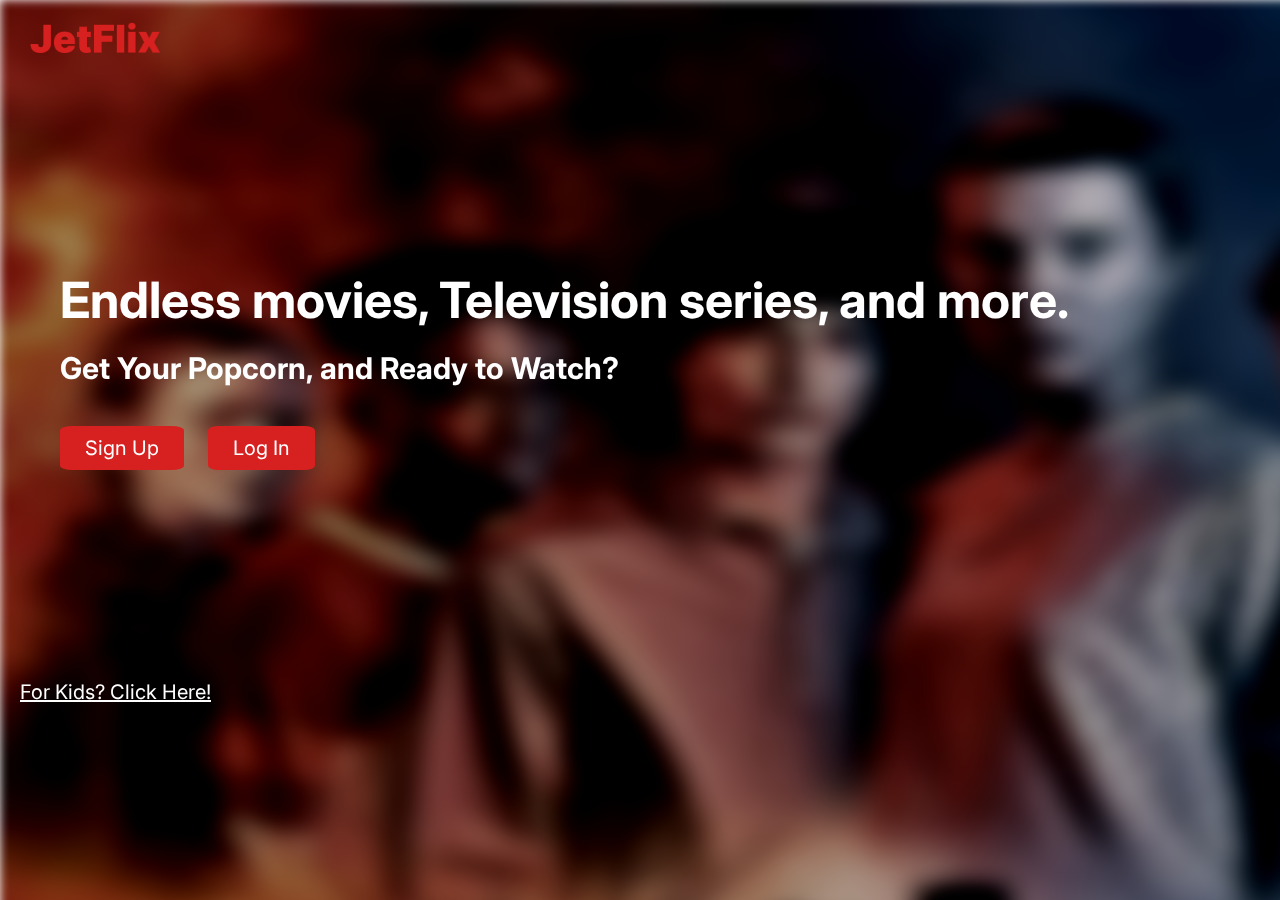
<file: index.html>
<!DOCTYPE html>
<html lang="en">
<head>
    <meta charset="UTF-8">
    <meta http-equiv="X-UA-Compatible" content="IE=edge">
    <meta name="viewport" content="width=device-width, initial-scale=1.0">
    <title>Home Page</title>
    <link rel="stylesheet" href="index.css">
    <link rel="preconnect" href="https://fonts.googleapis.com">
    <link rel="preconnect" href="https://fonts.googleapis.com">
    <link rel="preconnect" href="https://fonts.gstatic.com" crossorigin>
    <link href="https://fonts.googleapis.com/css2?family=Inter:wght@400;800&display=swap" rel="stylesheet">
</head>
<body>
        <div class="bg"><img src="assets/homepage/strangers.png" alt=""></div>
        

        <header>
            <div class="navkiri">
                <a href="index.html"><img src="assets/header/logo.png" alt=""></a>
            </div>
        </header>
    
        <div class="content">
            <div class="box">
                <h2>Endless movies, Television series, and more.</h2>
                <h3>Get Your Popcorn, and Ready to Watch?</h3>
                <button onclick="location.href='signup.html'">Sign Up</button>
                <button onclick="location.href='login.html'">Log In</button>
            </div>
        </div>

        <div class="kids"><a href="signup.html">For Kids? Click Here!</a></div>

</body>
</html>
</file>
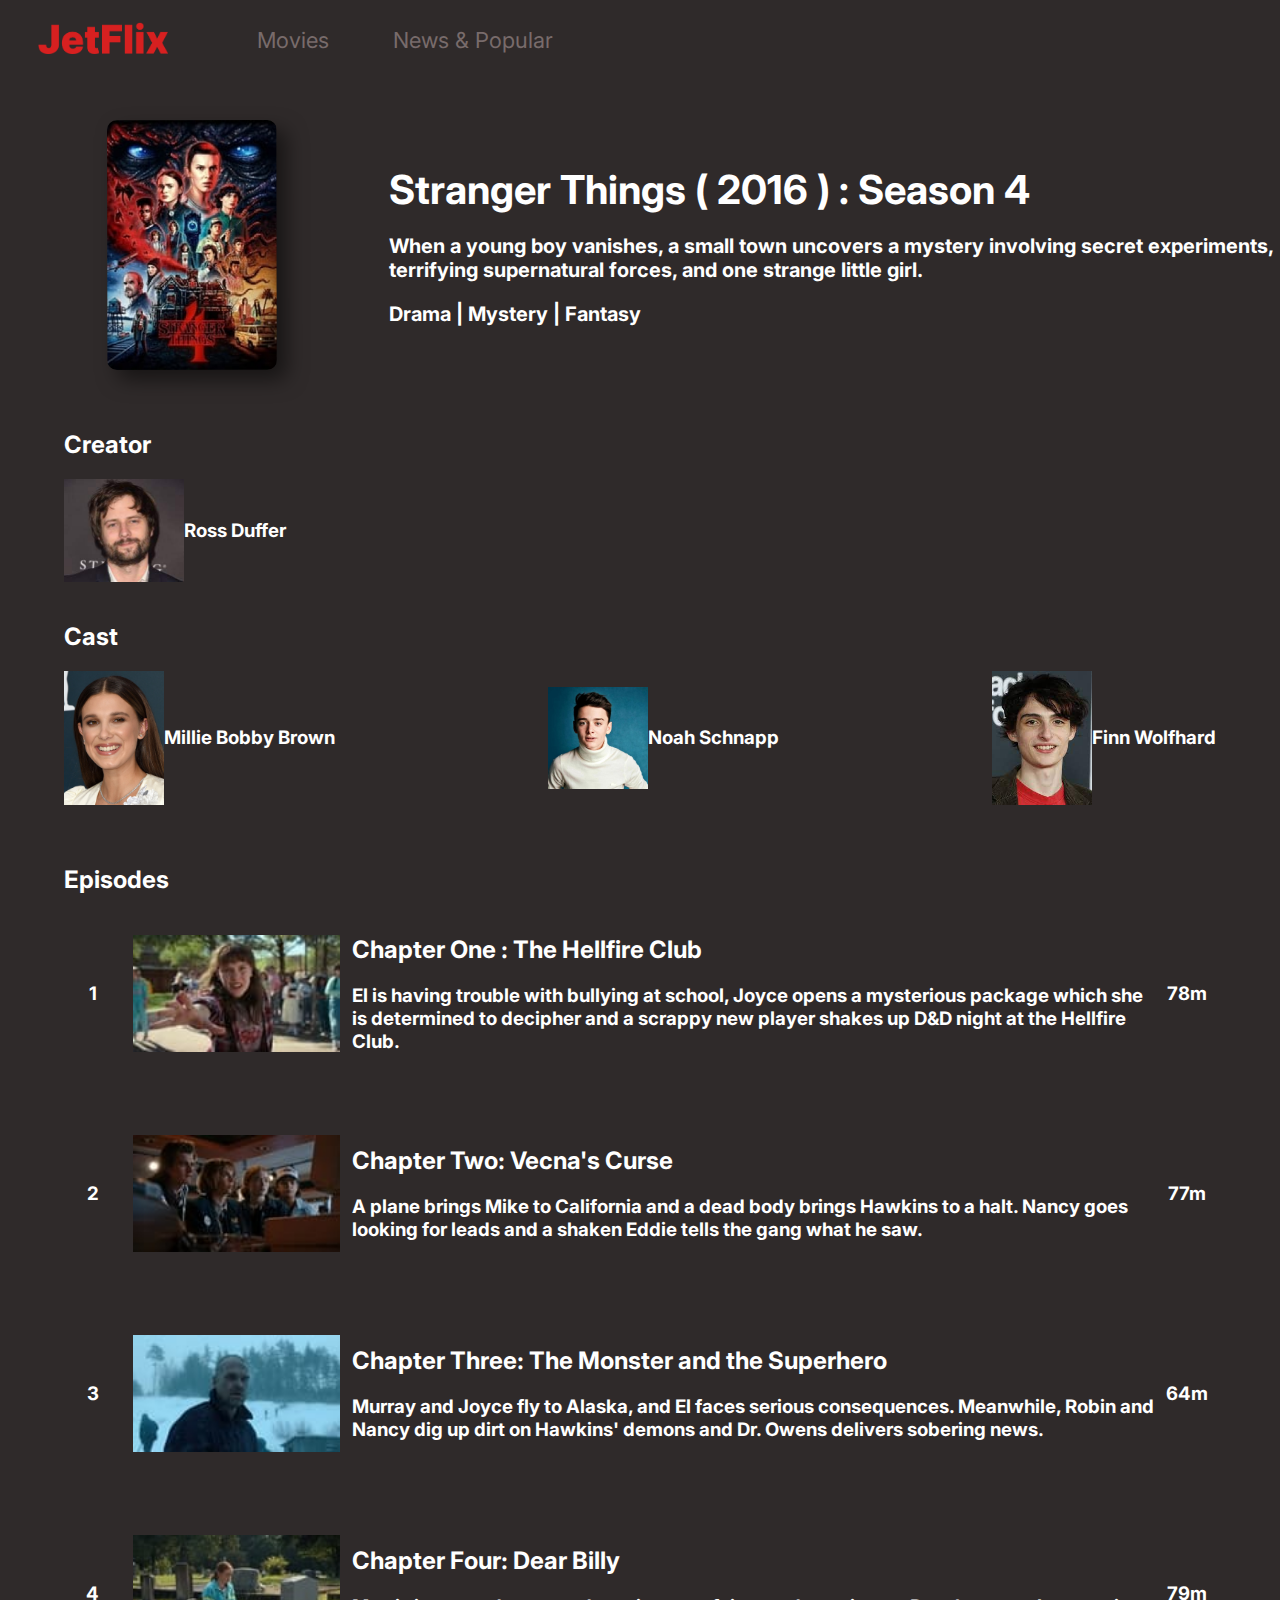
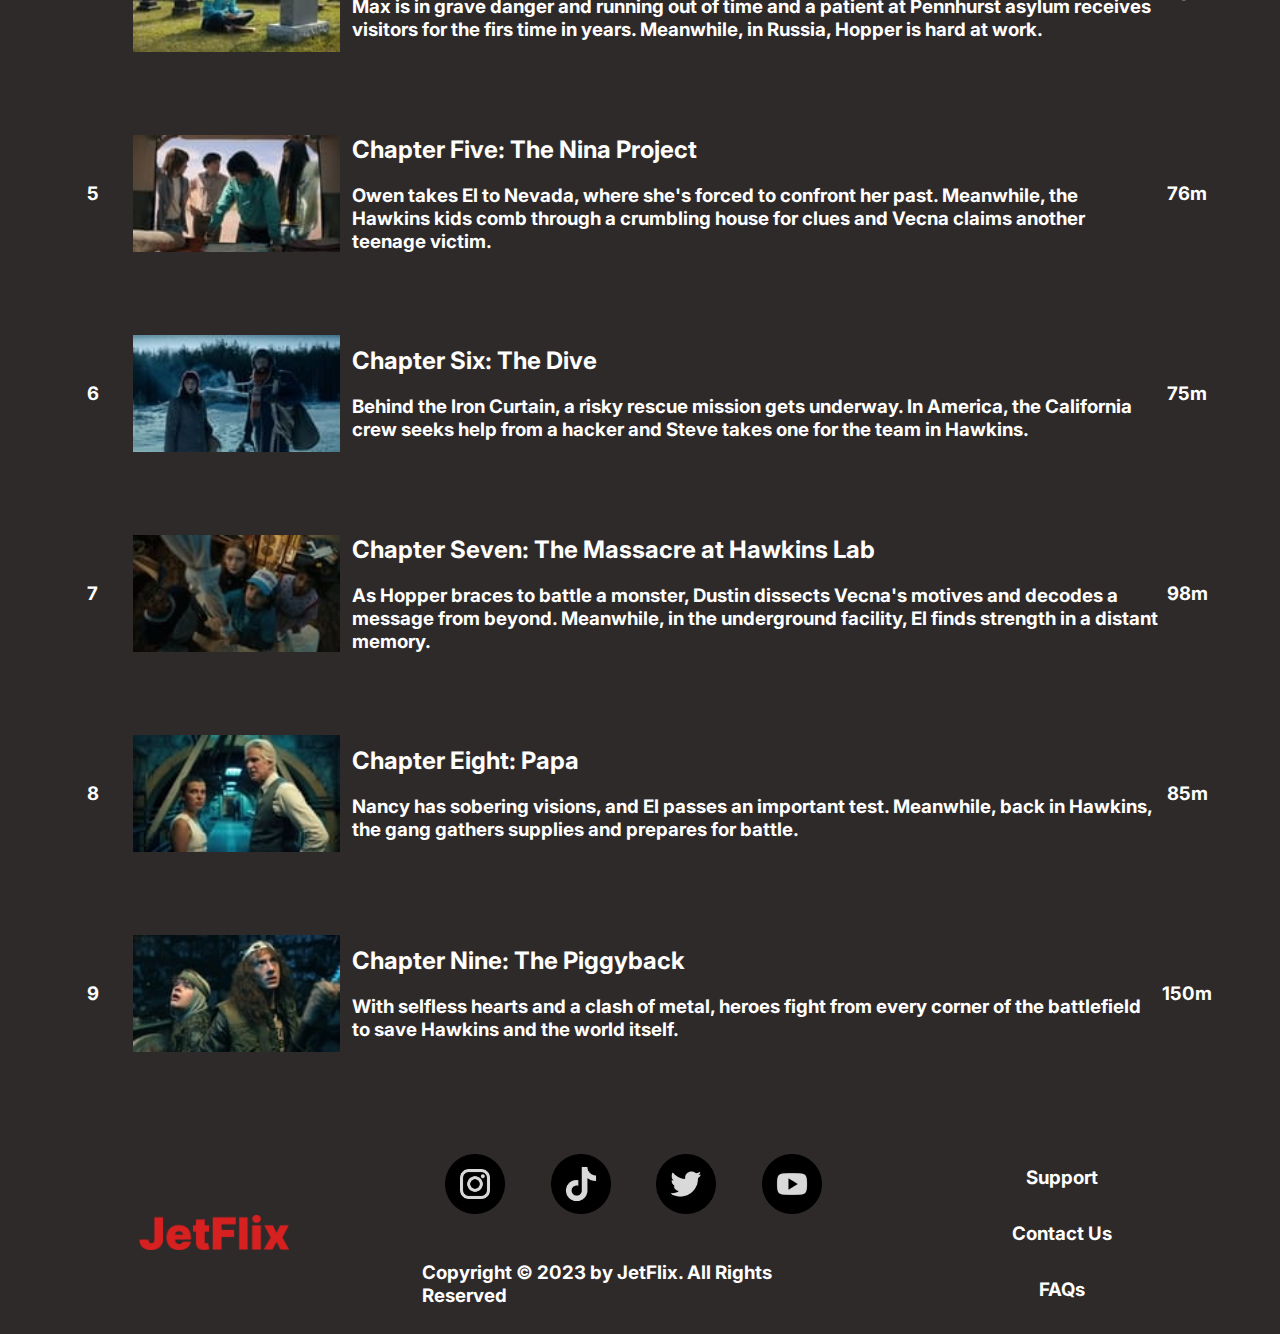
<file: detail.html>
<!DOCTYPE html>
<html lang="en">
<head>
    <meta charset="UTF-8">
    <meta http-equiv="X-UA-Compatible" content="IE=edge">
    <meta name="viewport" content="width=device-width, initial-scale=1.0">
    <title>Detail</title>
    <link rel="stylesheet" href="detail.css">
    <link rel="preconnect" href="https://fonts.googleapis.com">
    <link rel="preconnect" href="https://fonts.googleapis.com">
    <link rel="preconnect" href="https://fonts.gstatic.com" crossorigin>
    <link href="https://fonts.googleapis.com/css2?family=Inter:wght@400;800&display=swap" rel="stylesheet">
</head>
<body>
    <header>
        <div class="navkiri">
            <a href="index.html"><img src="assets/header/logo.png" alt=""></a>
        </div>
        <div class="navmovie"><a href="movie.html">Movies</a></div>
        <div class="navnews"><a href="news.html">News & Popular</a></div>
    </header>
    
    <div class="container">

            <div class="detail">
                <div class="detailkiri">
                <img src="assets/detailpage/stranger4.png" alt="">
                </div>

                <div class="detailkanan">
                    <h2>Stranger Things ( 2016 ) : Season 4</h2>
                    <br>
                    <h3>When a young boy vanishes, a small town uncovers a mystery involving secret experiments, terrifying supernatural forces, and one strange little girl.</h3>
                    <br>
                    <h3>Drama | Mystery | Fantasy</h3>
                </div>
            </div>

            <br><br>

            <div class="people">
                <h2>Creator</h2>
                <br>
                <div class="creator">
                    <img src="assets/detailpage/rossduffer.jpeg" alt=""><h3>Ross Duffer</h3>
                </div>

                <br><br>

                <h2>Cast</h2>
                <br>
                <div class="castbox">
                    <div class="cast">
                        <img src="assets/detailpage/millie.jpg" alt=""><h3>Millie Bobby Brown</h3>
                    </div>
                    <div class="cast">
                        <img src="assets/detailpage/noah.jpg" alt=""><h3>Noah Schnapp</h3>
                    </div>
                    <div class="cast">
                        <img src="assets/detailpage/finn.jpeg" alt=""><h3>Finn Wolfhard</h3>
                    </div>
                </div>
                <br>
                <br>
            </div>

            <div class="episode">
                <h2>Episodes</h2>
                <div class="boxepisode">
                    <div class="nomor">
                        <h3>1</h3>
                    </div>
                    <div class="gambar">
                        <img src="assets/detailpage/1.jpg" alt="">
                    </div>
                    <div class="deskripsi">
                        <h2>Chapter One : The Hellfire Club</h2><br>
                        <h3>El is having trouble with bullying at school, Joyce opens a mysterious package which she is determined to decipher and a scrappy new player shakes up D&D night at the Hellfire Club.</h3>
                    </div>
                    <div class="waktu">
                        <h3>78m</h3>
                    </div>
                </div>

                <div class="boxepisode">
                    <div class="nomor">
                        <h3>2</h3>
                    </div>
                    <div class="gambar">
                        <img src="assets/detailpage/2.jpg" alt="">
                    </div>
                    <div class="deskripsi">
                        <h2>Chapter Two: Vecna's Curse</h2><br>
                        <h3>A plane brings Mike to California and a dead body brings Hawkins to a halt. Nancy goes looking for leads and a shaken Eddie tells the gang what he saw.</h3>
                    </div>
                    <div class="waktu">
                        <h3>77m</h3>
                    </div>
                </div>

                <div class="boxepisode">
                    <div class="nomor">
                        <h3>3</h3>
                    </div>
                    <div class="gambar">
                        <img src="assets/detailpage/3.jpg" alt="">
                    </div>
                    <div class="deskripsi">
                        <h2>Chapter Three: The Monster and the Superhero</h2><br>
                        <h3>Murray and Joyce fly to Alaska, and El faces serious consequences. Meanwhile, Robin and Nancy dig up dirt on Hawkins' demons and Dr. Owens delivers sobering news.</h3>
                    </div>
                    <div class="waktu">
                        <h3>64m</h3>
                    </div>
                </div>

                <div class="boxepisode">
                    <div class="nomor">
                        <h3>4</h3>
                    </div>
                    <div class="gambar">
                        <img src="assets/detailpage/4.jpg" alt="">
                    </div>
                    <div class="deskripsi">
                        <h2>Chapter Four: Dear Billy</h2><br>
                        <h3>Max is in grave danger and running out of time and a patient at Pennhurst asylum receives visitors for the firs time in years. Meanwhile, in Russia, Hopper is hard at work.</h3>
                    </div>
                    <div class="waktu">
                        <h3>79m</h3>
                    </div>
                </div>

                <div class="boxepisode">
                    <div class="nomor">
                        <h3>5</h3>
                    </div>
                    <div class="gambar">
                        <img src="assets/detailpage/5.jpg" alt="">
                    </div>
                    <div class="deskripsi">
                        <h2>Chapter Five: The Nina Project</h2><br>
                        <h3>Owen takes El to Nevada, where she's forced to confront her past. Meanwhile, the Hawkins kids comb through a crumbling house for clues and Vecna claims another teenage victim.</h3>
                    </div>
                    <div class="waktu">
                        <h3>76m</h3>
                    </div>
                </div>

                <div class="boxepisode">
                    <div class="nomor">
                        <h3>6</h3>
                    </div>
                    <div class="gambar">
                        <img src="assets/detailpage/6.jpg" alt="">
                    </div>
                    <div class="deskripsi">
                        <h2>Chapter Six: The Dive</h2><br>
                        <h3>Behind the Iron Curtain, a risky rescue mission gets underway. In America, the California crew seeks help from a hacker and Steve takes one for the team in Hawkins.</h3>
                    </div>
                    <div class="waktu">
                        <h3>75m</h3>
                    </div>
                </div>

                <div class="boxepisode">
                    <div class="nomor">
                        <h3>7</h3>
                    </div>
                    <div class="gambar">
                        <img src="assets/detailpage/7.jpg" alt="">
                    </div>
                    <div class="deskripsi">
                        <h2>Chapter Seven: The Massacre at Hawkins Lab</h2><br>
                        <h3>As Hopper braces to battle a monster, Dustin dissects Vecna's motives and decodes a message from beyond. Meanwhile, in the underground facility, El finds strength in a distant memory.</h3>
                    </div>
                    <div class="waktu">
                        <h3>98m</h3>
                    </div>
                </div>

                <div class="boxepisode">
                    <div class="nomor">
                        <h3>8</h3>
                    </div>
                    <div class="gambar">
                        <img src="assets/detailpage/8.jpg" alt="">
                    </div>
                    <div class="deskripsi">
                        <h2>Chapter Eight: Papa</h2><br>
                        <h3>Nancy has sobering visions, and El passes an important test. Meanwhile, back in Hawkins, the gang gathers supplies and prepares for battle.</h3>
                    </div>
                    <div class="waktu">
                        <h3>85m</h3>
                    </div>
                </div>

                <div class="boxepisode">
                    <div class="nomor">
                        <h3>9</h3>
                    </div>
                    <div class="gambar">
                        <img src="assets/detailpage/9.jpg" alt="">
                    </div>
                    <div class="deskripsi">
                        <h2>Chapter Nine: The Piggyback</h2><br>
                        <h3>With selfless hearts and a clash of metal, heroes fight from every corner of the battlefield to save Hawkins and the world itself.</h3>
                    </div>
                    <div class="waktu">
                        <h3>150m</h3>
                    </div>
                </div>
            </div>

            

            

            <br><br>
    </div>
    
    <footer>
        <div class="footerkiri"><a href="index.html"><img src="assets/header/logo.png" alt=""></a></div>
        <div class="footertengah">
            <div class="tengahatas">
                <img src="assets/footer/instagram.png" alt="">
                <img src="assets/footer/tiktok.png" alt="">
                <img src="assets/footer/twitter.png" alt="">
                <img src="assets/footer/youtube.png" alt="">
            </div>
            <div class="tengahbawah"><h3>Copyright © 2023 by JetFlix. All Rights Reserved</h3></div>
        </div>
        <div class="footerkanan">
            <h3>Support</h3>
            <h3>Contact Us</h3>
            <h3>FAQs</h3>
        </div>
    </footer>

</body>
</html>
</file>
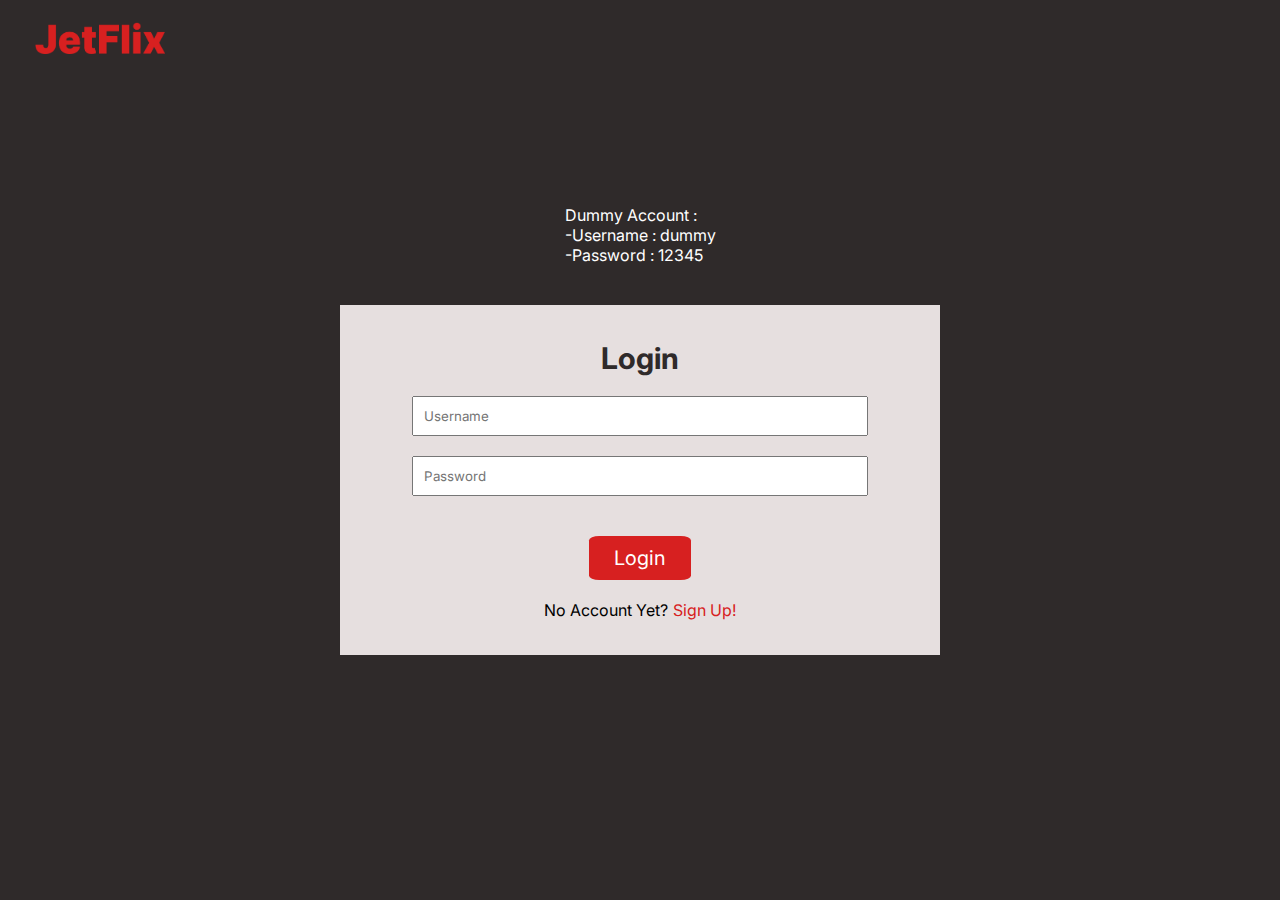
<file: login.html>
<!DOCTYPE html>
<html lang="en">
<head>
    <meta charset="UTF-8">
    <meta http-equiv="X-UA-Compatible" content="IE=edge">
    <meta name="viewport" content="width=device-width, initial-scale=1.0">
    <title>Login</title>
    <link rel="stylesheet" href="login.css">
    <link rel="preconnect" href="https://fonts.googleapis.com">
    <link rel="preconnect" href="https://fonts.googleapis.com">
    <link rel="preconnect" href="https://fonts.gstatic.com" crossorigin>
    <link href="https://fonts.googleapis.com/css2?family=Inter:wght@400;800&display=swap" rel="stylesheet">
</head>
<body>
    
    <header>
        <div class="navkiri">
            <a href="index.html"><img src="assets/header/logo.png" alt=""></a>
        </div>
        <div class="navkanan">
            

        </div>
    </header>
    
    <div class="container">

        <p class="dummy">Dummy Account : <br>-Username : dummy <br>-Password : 12345</p><br>
        <h4 id="error" style="color:brown"></h4><br>
        <form action="movie.html" onsubmit="loginDummy(event)" id="login">
                <div class="top">
                    <h2>Login</h2>
                    <input type="text" placeholder="Username" id="dummyname">
                    <input type="password" placeholder="Password" id="dummypass">
                </div>
            <button type="submit">Login</button>
            <p>No Account Yet?<a href="signup.html">Sign Up!</a></p>
        </form>
    </div>
    
</body>
<script src="index.js"></script>
</html>
</file>
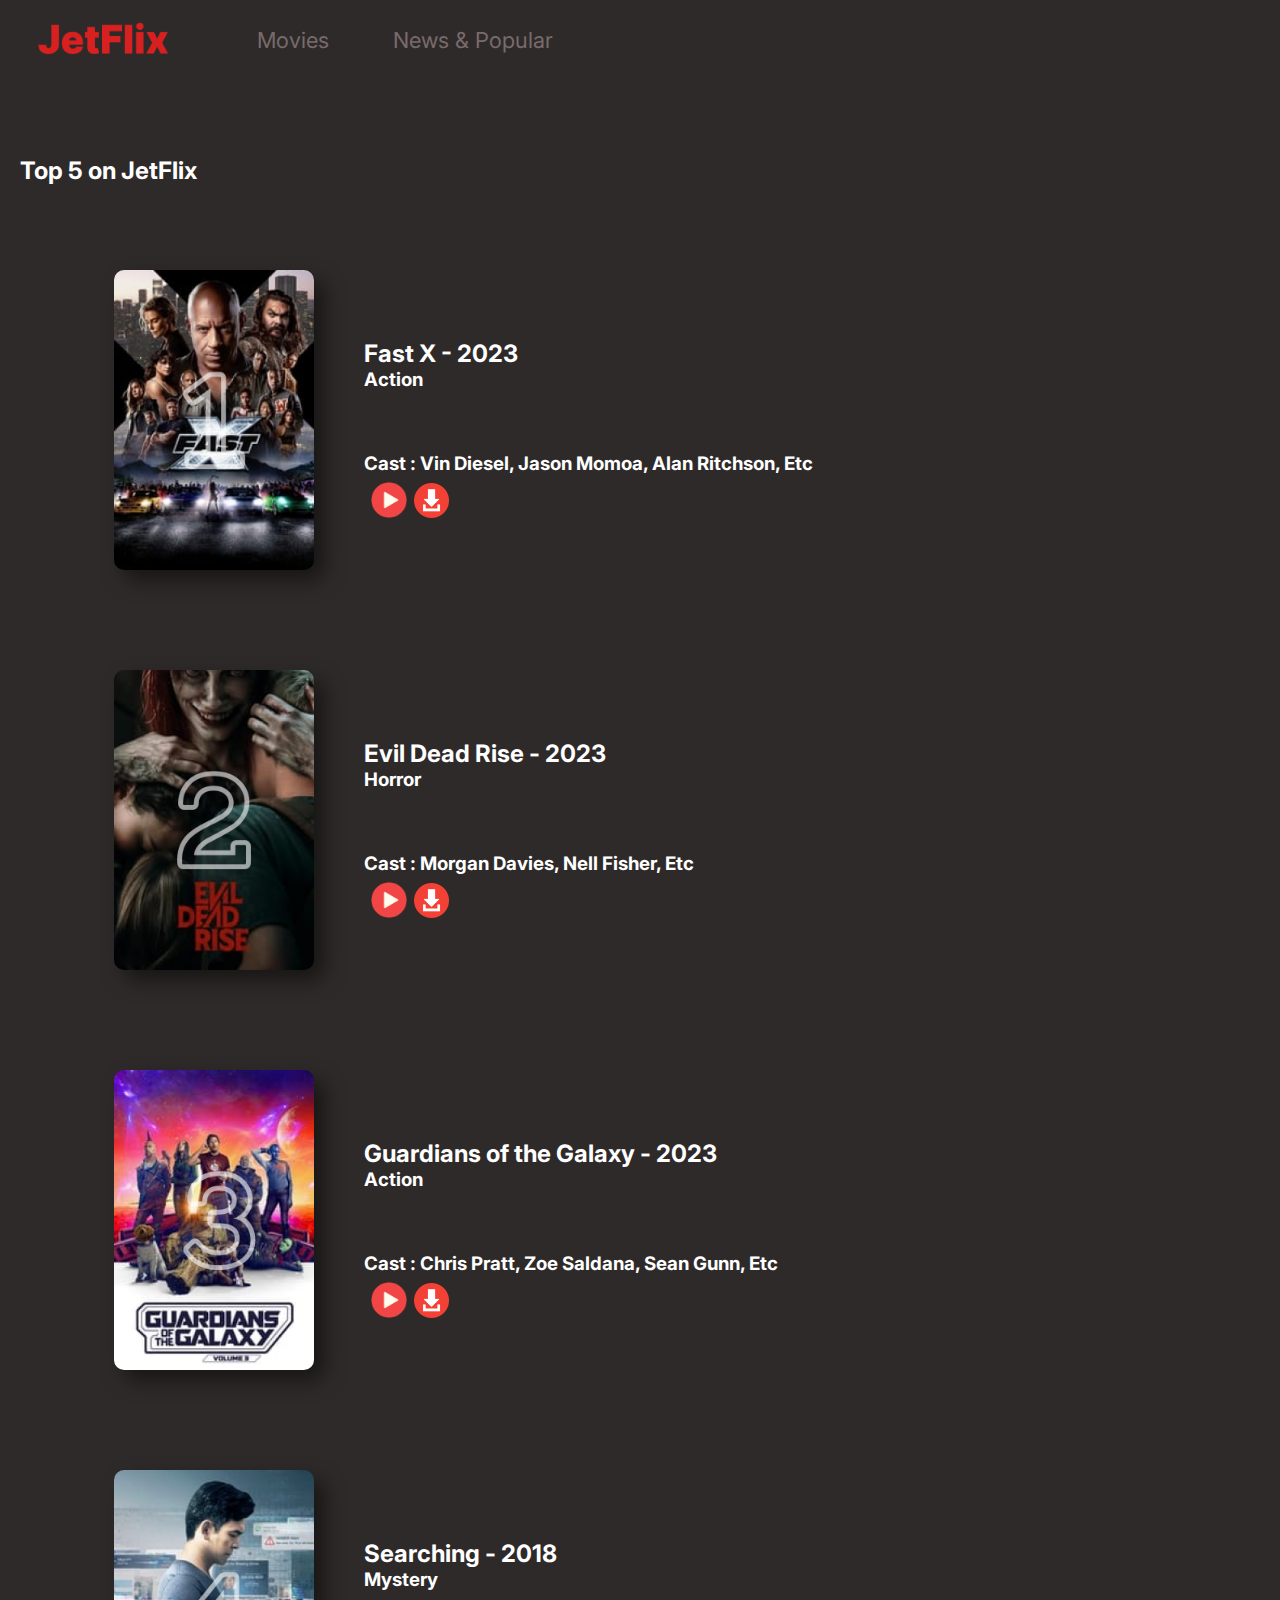
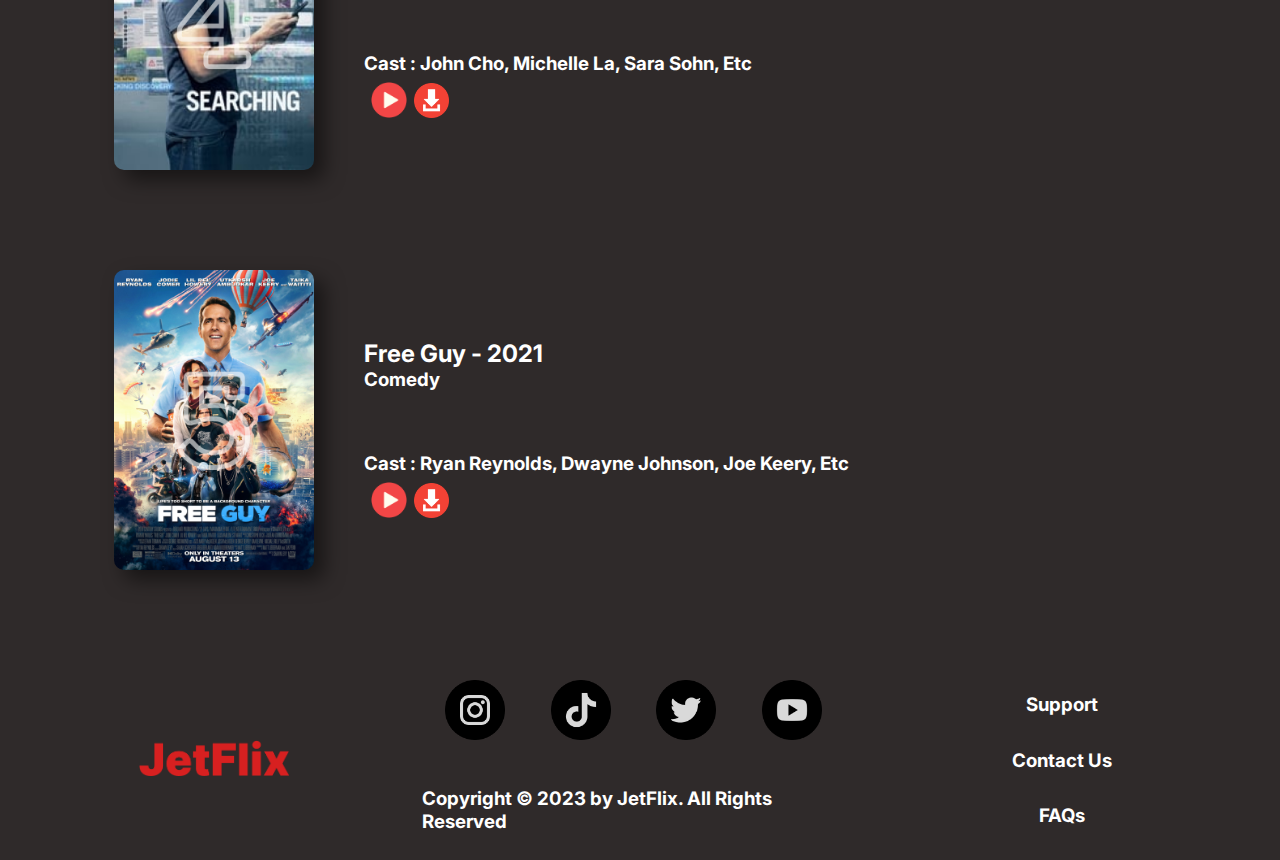
<file: news.html>
<!DOCTYPE html>
<html lang="en">
<head>
    <meta charset="UTF-8">
    <meta http-equiv="X-UA-Compatible" content="IE=edge">
    <meta name="viewport" content="width=device-width, initial-scale=1.0">
    <title>News & Popular</title>
    <link rel="stylesheet" href="news.css">
    <link rel="preconnect" href="https://fonts.googleapis.com">
    <link rel="preconnect" href="https://fonts.googleapis.com">
    <link rel="preconnect" href="https://fonts.gstatic.com" crossorigin>
    <link href="https://fonts.googleapis.com/css2?family=Inter:wght@400;800&display=swap" rel="stylesheet">
</head>
<body>
    <header>
        <div class="navkiri">
            <a href="index.html"><img src="assets/header/logo.png" alt=""></a>
        </div>
        <div class="navmovie"><a href="movie.html">Movies</a></div>
        <div class="navnews"><a href="news.html">News & Popular</a></div>
    </header>
    
    <div class="container">

        <div class="title">
            <h2>Top 5 on JetFlix</h2>
        </div>

            <div class="movie">
                <div class="moviekiri">
                <img src="assets/popularpage/fastx.png" alt="">
                </div>

                <div class="moviekanan">
                    <div class="atas">
                    <h2>Fast X - 2023</h2>
                    <h3>Action</h3>
                     </div>
                     
                    <div class="bawah">
                        <h3>Cast : Vin Diesel, Jason Momoa, Alan Ritchson, Etc</h3>
                    </div>
                    <div class="gambar">
                        <img src="assets/popularpage/play.png" class="play" alt="">
                        <img src="assets/popularpage/download.png" class="download" alt="">
                        
                    </div>
                </div>
            
            </div>

            <div class="movie">
                <div class="moviekiri">
                <img src="assets/popularpage/evildeadnews.png" alt="">
                </div>

                <div class="moviekanan">
                    <div class="atas">
                    <h2>Evil Dead Rise - 2023</h2>
                    <h3>Horror</h3>
                     </div>
                     
                    <div class="bawah">
                        <h3>Cast : Morgan Davies, Nell Fisher, Etc</h3>
                    </div>
                    <div class="gambar">
                        <img src="assets/popularpage/play.png" class="play" alt="">
                        <img src="assets/popularpage/download.png" class="download" alt="">
                        
                    </div>
                </div>
            
            </div>

            <div class="movie">
                <div class="moviekiri">
                <img src="assets/popularpage/gotgnews.png" alt="">
                </div>

                <div class="moviekanan">
                    <div class="atas">
                    <h2>Guardians of the Galaxy - 2023</h2>
                    <h3>Action</h3>
                     </div>
                     
                    <div class="bawah">
                        <h3>Cast : Chris Pratt, Zoe Saldana, Sean Gunn, Etc</h3>
                    </div>
                    <div class="gambar">
                        <img src="assets/popularpage/play.png" class="play" alt="">
                        <img src="assets/popularpage/download.png" class="download" alt="">
                        
                    </div>
                </div>
            
            </div>

            <div class="movie">
                <div class="moviekiri">
                <img src="assets/popularpage/searchingnews.png" alt="">
                </div>

                <div class="moviekanan">
                    <div class="atas">
                    <h2>Searching - 2018</h2>
                    <h3>Mystery</h3>
                     </div>
                     
                    <div class="bawah">
                        <h3>Cast : John Cho, Michelle La, Sara Sohn, Etc</h3>
                    </div>
                    <div class="gambar">
                        <img src="assets/popularpage/play.png" class="play" alt="">
                        <img src="assets/popularpage/download.png" class="download" alt="">
                        
                    </div>
                </div>
            
            </div>

            <div class="movie">
                <div class="moviekiri">
                <img src="assets/popularpage/freeguynews.png" alt="">
                </div>

                <div class="moviekanan">
                    <div class="atas">
                    <h2>Free Guy - 2021</h2>
                    <h3>Comedy</h3>
                     </div>
                     
                    <div class="bawah">
                        <h3>Cast : Ryan Reynolds, Dwayne Johnson, Joe Keery, Etc</h3>
                    </div>
                    <div class="gambar">
                        <img src="assets/popularpage/play.png" class="play" alt="">
                        <img src="assets/popularpage/download.png" class="download" alt="">
                        
                    </div>
                </div>
            
            </div>

            

            <br><br>
    </div>
    
    <footer>
        <div class="footerkiri"><a href="index.html"><img src="assets/header/logo.png" alt=""></a></div>
        <div class="footertengah">
            <div class="tengahatas">
                <img src="assets/footer/instagram.png" alt="">
                <img src="assets/footer/tiktok.png" alt="">
                <img src="assets/footer/twitter.png" alt="">
                <img src="assets/footer/youtube.png" alt="">
            </div>
            <div class="tengahbawah"><h3>Copyright © 2023 by JetFlix. All Rights Reserved</h3></div>
        </div>
        <div class="footerkanan">
            <h3>Support</h3>
            <h3>Contact Us</h3>
            <h3>FAQs</h3>
        </div>
    </footer>

</body>
</html>
</file>
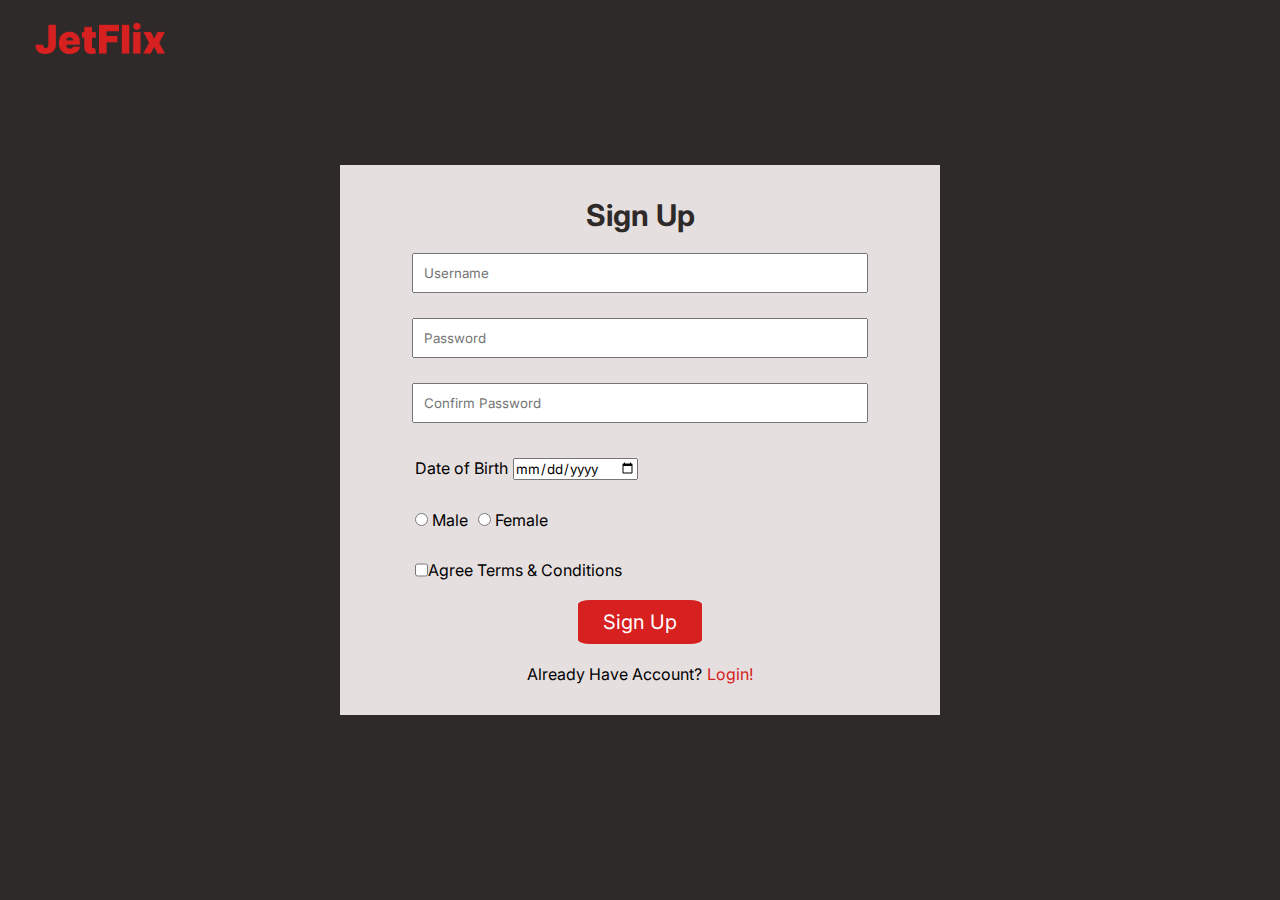
<file: signup.html>
<!DOCTYPE html>
<html lang="en">
<head>
    <meta charset="UTF-8">
    <meta http-equiv="X-UA-Compatible" content="IE=edge">
    <meta name="viewport" content="width=device-width, initial-scale=1.0">
    <title>Sign Up</title>
    <link rel="stylesheet" href="signup.css">
    <link rel="preconnect" href="https://fonts.googleapis.com">
    <link rel="preconnect" href="https://fonts.googleapis.com">
    <link rel="preconnect" href="https://fonts.gstatic.com" crossorigin>
    <link href="https://fonts.googleapis.com/css2?family=Inter:wght@400;800&display=swap" rel="stylesheet">
</head>
<body>
    
    <header>
        <div class="navkiri">
            <a href="index.html"><img src="assets/header/logo.png" alt=""></a>
        </div>
    </header>
    
    <div class="container">
        <h4 id="error" style="color:brown"></h4>
        <br>
        <form action="login.html" onsubmit="validateform(event)" id="regis">
                <div class="top">
                    <h2>Sign Up</h2>
                    <input type="text" placeholder="Username" id="username">
                    <input type="password" placeholder="Password" id="password">
                    <input type="password" placeholder="Confirm Password" id="confirms">
                </div>
                
                <div class="dob">
                    <p>Date of Birth</p>
                    <input type="date" id="date" placeholder="Date">
                </div>

                <div class="gender">
                    <div class="male">
                        <input type="radio" name="gender" id="male">
                        <label for="male">Male</label>
                    </div>

                    <div class="female">
                        <input type="radio" name="gender" id="female">
                        <label for="female">Female</label>
                    </div>
                </div>
                
                <div class="terms">
                    <input type="checkbox" id="terms">
                    <label for="terms">Agree Terms & Conditions</label><br>
                </div>
            <button type="submit">Sign Up</button>
            <p>Already Have Account?<a href="login.html">Login!</a></p>
        </form>
    </div>

</body>
<script src="index.js"></script>
</html>
</file>
<file: index.css>
* {
    margin: 0;
    padding: 0;
    box-sizing: border-box;
    font-family: 'Inter', sans-serif;
}

a{
    /* text-decoration: none; */
    color: white;
    font-size: 20px;
}

button{
    border: none;
    color: white;
    padding: 10px 25px;
    text-align: center;
    text-decoration: none;
    margin: 4px 2px;
    cursor: pointer;
    background-color: #D72020;
    border-radius: 10%;
    font-size: 20px;
    font-weight: 400;
}

.bg{
    position: fixed;
    width:100%;
    height: 100%;
    top: 0;
    left: 0;
    bottom: 0;
    right: 0;
    
    background-size: cover;
    background-repeat: no-repeat;
    z-index: -1;
    filter: blur(5px);
    
}

.bg img{
    width: 1920px;
    height: 1080px;
}

header {
    width: 100%;
    height: 80px;
    /* background-color: yellow; */
    display: flex;
}

.navkiri{
    width: 100%;
    /* background-color: cyan; */
    justify-content: start;
    padding-left: 30px;
    align-items: center;
    display: flex;
}

.navkiri img{
    width: 130px;

} 

.content{
    width: 100%;
    display: flex;
    justify-content: center;
    align-items: center;
    height: 580px;
    /* background-color: antiquewhite; */
}

h2{
    font-size: 50px;
}

h3{
    font-size: 30px;
}

.box{
    /* background-color: cyan; */
    padding: 20px;
    width: 1200px;
    color: white;
}

.box h2{
    margin-bottom: 20px;
}

.box h3{
    margin-bottom: 20px;
}

button{
    margin: 20px 20px 0 0 ;
}

.kids{
    width: 100%;
    padding: 20px;
}

@media (max-width: 768px){

    .navkiri img{
        width: 100px;
    
    } 

    h2{
        font-size: 30px;
    }
    h3{
        font-size: 15px;
    }

    button{
        font-size: 15px;
    }

    a {
        font-size: 15px;
    }
}
</file>
<file: detail.css>
* {
    margin: 0;
    padding: 0;
    box-sizing: border-box;
    font-family: 'Inter', sans-serif;
    color: white;
}

body{
    background-color: #2F2A2A;
    padding-top: 120px;
    z-index: -9;
}

a{
    color: #D72020;
    text-decoration: none;
    margin-left: 5px;
}

button{
    border: none;
    color: white;
    padding: 10px 25px;
    text-align: center;
    text-decoration: none;
    margin: 4px 2px;
    cursor: pointer;
    background-color: #D72020;
    border-radius: 10%;
    font-size: 20px;
    font-weight: 400;
}

header {
    width: 100%;
    height: 80px;
    top: 0;
    background-color: #2F2A2A;
    display: flex;
    position: fixed;
    z-index: 10;
}

.navkiri{
    width: 200px;
    height: 100%;
    /* background-color: cyan; */
    justify-content: center;
    align-items: center;
    display: flex;
}

.navkiri img{
    width: 130px;

} 

.navmovie{
    display: flex;
    justify-content: center;
    align-items: center;
    width: 180px;
    /* background-color: purple; */
}

.navmovie a{
    color: #786B6B;
    font-size: 22px;
}

.navnews{
    display: flex;
    justify-content: center;
    align-items: center;
    width: 180px;
    /* background-color: rgb(72, 94, 121); */
}

.navnews a{
    color: #786B6B;
    font-size: 22px;
}

.title{
    width: 100%;
    height: 100px;
    /* background-color: cyan; */
    display: flex;
    align-items: center;
    padding-left: 20px;
}

.detail{
    width: 100%;
    margin: auto;
    /* background-color: purple; */
    display: flex;
}

.detailkiri{
    width: 30%;
    height: 250px;
    display: flex;
    justify-content: center;
    /* background-color: aqua; */
}

.detailkiri img{
    height: 100%;
    filter: drop-shadow(10px 10px 10px rgba(0, 0, 0, 0.5));
    border-radius: 10px;
}

.detailkanan{
    width: 70%;
    /* background-color: grey; */
    padding: 0 5px;
    display: flex;
    flex-direction: column;
    justify-content: center;
}

.detailkanan h2{
    font-size: 40px;
}

.detailkanan h3{
    font-size: 20px;
}

.people{
    width: 90%;
    margin: auto;
    padding:20px 0;
}

.creator{
    display: flex;
    align-items: center;

}

.creator img{
    width: 120px ;
}

.cast{
    display: flex;
    flex-wrap: wrap;
    align-items: center;
    
}

.castbox{
    display: flex;
    justify-content: space-between;
}

.cast img{
    width: 100px ;
}

.episode{
    width: 90%;
    margin: auto;

}

.boxepisode{
    display: flex;
    /* background-color: azure; */
    width: 100%;
    height: 200px;
}

.nomor{
    width: 5%;
    /* background-color: grey; */
    display: flex;
    justify-content: center;
    align-items: center;
}

.gambar{
    display: flex;
    justify-content: center;
    align-items: center;
    width: 20%;
    /* background-color: lightgoldenrodyellow; */
}

.gambar img{
    width: 90%;
}

.deskripsi{
    width: 70%;
    display: flex;
    flex-direction: column;
    justify-content: center;
    /* background-color: violet; */
}

.waktu{
    width: 5%;
    display: flex;
    justify-content: center;
    align-items: center;
    /* background-color: orange; */
}


footer{
    width: 100%;
    display: flex;
    height:200px;
}

.footerkiri{
    width: 33%;
    height: 100%;
    display: flex;
    justify-content: center;
    align-items: center;
    /* background-color: cyan; */
}

.footerkiri img{
    width: 150px;
}

.footertengah{
    width: 33%;
    height: 100%;
    display: flex;
    flex-direction: column;
    /* background-color: green; */
}

.tengahatas{
    height: 50%;
    display: flex;
    justify-content: space-around;
    align-items: center;
    /* background-color: #786B6B; */
}

.tengahatas img{
    width: 60px;
}

.tengahbawah{
    height: 50%;
    display: flex;
    justify-content: center;
    align-items: center;
}

.footerkanan{
    width: 34%;
    height: 100%;
    flex-direction: column;

    display: flex;
    justify-content: space-evenly;
    align-items: center;
    /* background-color: purple; */
}

@media (max-width: 768px){

    .navkiri{
        width: 200px;
    }
    .navkiri img{
        width: 100px;
    }
    .detailkiri{
        height: 200px ;
    }

    .detailkanan h2{
        font-size: 30px;
        /* background-color: blue; */
    }

    .detailkanan h3{
        font-size: 15px;
    }

    .people h2{
        font-size: 20px;
    }

    .people h3{
        font-size: 15px;
    }

    .creator img{
        width: 80px ;
    }

    .cast img{
        width: 60px ;
    }

    .episode h2{
        font-size: 20px;
    }
    .episode h3{
        font-size: 15px;
    }

    .footerkiri img{
        width: 100px;
    }

    .footertengah img{
        width: 40px;
    }

    footer{
        font-size: 15px;
    }
}

@media (max-width: 500px){


    header .navmovie a{
        font-size: 15px;
    }

    header .navnews a{
        font-size: 15px;
    }
    .detailkiri{
        height: 150px ;
    }

    .detailkanan h2{
        font-size: 20px;
    }

    .detailkanan h3{
        font-size: 10px;
    }

    .episode h2{
        font-size: 15px;
    }
    .episode h3{
        font-size: 10px;
    }

    .footerkiri img{
        width: 80px;
    }

    .footertengah img{
        width: 30px;
    }

    footer{
        font-size: 10px;
    }
}
</file>
<file: login.css>
* {
    margin: 0;
    padding: 0;
    box-sizing: border-box;
    font-family: 'Inter', sans-serif;
    
}

body{
    background-color: #2F2A2A;
}

a{
    color: #D72020;
    text-decoration: none;
    margin-left: 5px;
}

button{
    border: none;
    color: white;
    padding: 10px 25px;
    text-align: center;
    text-decoration: none;
    margin: 4px 2px;
    cursor: pointer;
    background-color: #D72020;
    border-radius: 10%;
    font-size: 20px;
    font-weight: 400;
}


header {
    width: 100%;
    height: 80px;
    /* background-color: yellow; */
    display: flex;
}

.navkiri{
    width: 100%;
    /* background-color: cyan; */
    justify-content: start;
    padding-left: 30px;
    align-items: center;
    display: flex;
}

.navkiri img{
    width: 130px;

} 
.container {
    width: 100%;
    margin: auto;
    height: 700px;
    display: flex;
    flex-direction: column;
    justify-content: center;
    align-items: center;
}

.dummy{
    color: white;
}

form {
    width: 600px;
    height: 350px;
    background-color: #E6DFDF;
    display: flex;
    flex-direction: column;
    align-items: center;
    justify-content: center;
}

form button{
    margin: 20px 0;
}

.top{
    width: 95%;
    background-color: #E6DFDF;
    display: flex;
    text-align: center;
    flex-direction: column;
    align-items: center;
    justify-content: center;
    color: #2F2A2A;
    /* background-color: yellow; */
}

.top h2{
    margin-bottom: 20px;
    font-size: 30px;
}

.top input {
    width: 80%;
    padding: 10px;
    margin-bottom: 20px;
}

@media (max-width:768px){
    form{
        width: 90%;
    }

    .navkiri img{
        width: 100px;
    
    } 

    .top h2{
        font-size: 25px;
    }

    input{
        font-size: 15px;
    }

    button{
        font-size: 15px;
    }

    form p{
        font-size: 15px;
    }

    form a{
        font-size: 15px;
    }
}
</file>
<file: news.css>
* {
    margin: 0;
    padding: 0;
    box-sizing: border-box;
    font-family: 'Inter', sans-serif;
}

body{
    background-color: #2F2A2A;
    padding-top: 120px;
    z-index: -9;
}

a{
    color: #D72020;
    text-decoration: none;
    margin-left: 5px;
}

button{
    border: none;
    color: white;
    padding: 10px 25px;
    text-align: center;
    text-decoration: none;
    margin: 4px 2px;
    cursor: pointer;
    background-color: #D72020;
    border-radius: 10%;
    font-size: 20px;
    font-weight: 400;
}

header {
    width: 100%;
    height: 80px;
    top: 0;
    background-color: #2F2A2A;
    display: flex;
    position: fixed;
    z-index: 10;
}

.navkiri{
    width: 200px;
    height: 100%;
    /* background-color: cyan; */
    justify-content: center;
    align-items: center;
    display: flex;
}

.navkiri img{
    width: 130px;

} 

.navmovie{
    display: flex;
    justify-content: center;
    align-items: center;
    width: 180px;
    /* background-color: purple; */
}

.navmovie a{
    color: #786B6B;
    font-size: 22px;
}

.navnews{
    display: flex;
    justify-content: center;
    align-items: center;
    width: 180px;
    /* background-color: rgb(72, 94, 121); */
}

.navnews a{
    color: #786B6B;
    font-size: 22px;
}

.title{
    width: 100%;
    height: 100px;
    /* background-color: cyan; */
    display: flex;
    align-items: center;
    padding-left: 20px;
    color: white;
}

.movie{
    width: 90%;
    margin: auto;
    /* background-color: purple; */
    display: flex;
    color: white;
}

.moviekiri{
    width: 300px;
    height: 400px;
    padding: 50px;
    display: flex;
    justify-content: center;

}

.moviekiri img{
    height: 100%;
    filter: drop-shadow(10px 10px 10px rgba(0, 0, 0, 0.5));
    border-radius: 10px;
}

.moviekanan{
    display: flex;
    flex-direction: column;
    justify-content: center;

}

.atas{
    height: 25%;
    /* background-color: red; */
    display: flex;
    flex-direction: column;
    justify-content: center;
}

.bawah{
    height: 15%;
    /* background-color: yellow; */
    display: flex;
    align-items: end;
}

.gambar{
    /* background-color: blue; */
    display: flex;
    align-items: center;
}

.download{
    width: 35px;
    height: 35x;
}

.play{
    width: 50px;
    height: 50px;
}

footer{
    width: 100%;
    display: flex;
    color: white;
    height:200px;
}

.footerkiri{
    width: 33%;
    height: 100%;
    display: flex;
    justify-content: center;
    align-items: center;
    /* background-color: cyan; */
}

.footerkiri img{
    width: 150px;
}

.footertengah{
    width: 33%;
    height: 100%;
    display: flex;
    flex-direction: column;
    /* background-color: green; */
}

.tengahatas{
    height: 50%;
    display: flex;
    justify-content: space-around;
    align-items: center;
    /* background-color: #786B6B; */
}

.tengahatas img{
    width: 60px;
}

.tengahbawah{
    height: 50%;
    display: flex;
    justify-content: center;
    align-items: center;
}

.footerkanan{
    width: 34%;
    height: 100%;
    flex-direction: column;

    display: flex;
    justify-content: space-evenly;
    align-items: center;
    /* background-color: purple; */
}

@media (max-width: 768px){

    .navkiri img{
        width: 100px;
    
    }
    
    .movie{
        width: 100%;
    }
    
    .moviekiri{
        width: 30%;
        height: 200px;
        padding: 10px;
    }
    
    .moviekiri img{
        height: 100%;
    }
    
    .moviekanan{
        width: 70%;
        display: flex;
        flex-direction: column;
        justify-content: center;
    }

    .moviekanan h2{
        font-size: 20px;
    }

    .moviekanan h3{
        font-size: 15px;
    }

    .download{
        width: 25px;
        height: 25x;
    }
    
    .play{
        width: 35px;
        height: 35px;
    }

    .footerkiri img{
        width: 100px;
    }

    .footertengah img{
        width: 40px;
    }

    footer{
        font-size: 15px;
    }
}

@media (max-width: 500px){

    header .navmovie a{
        font-size: 15px;
    }

    header .navnews a{
        font-size: 15px;
    }

    .moviekiri{
        height: 150px;
        padding: 5px;
    }

    .moviekanan h2{
        font-size: 15px;
    }

    .moviekanan h3{
        font-size: 10px;
    }
    
    
    .footerkiri img{
        width: 80px;
    }

    .footertengah img{
        width: 30px;
    }

    footer{
        font-size: 10px;
    }
}
</file>
<file: signup.css>
* {
    margin: 0;
    padding: 0;
    box-sizing: border-box;
    font-family: 'Inter', sans-serif;
}

body{
    background-color: #2F2A2A;
}

a{
    color: #D72020;
    text-decoration: none;
    margin-left: 5px;
}

button{
    border: none;
    color: white;
    padding: 10px 25px;
    text-align: center;
    text-decoration: none;
    margin: 4px 2px;
    cursor: pointer;
    background-color: #D72020;
    border-radius: 10%;
    font-size: 20px;
    font-weight: 400;
}


header {
    width: 100%;
    height: 80px;
    /* background-color: yellow; */
    display: flex;
}

.navkiri{
    width: 100%;
    /* background-color: cyan; */
    justify-content: start;
    padding-left: 30px;
    align-items: center;
    display: flex;
}

.navkiri img{
    width: 130px;
}

.container {
    width: 100%;
    height: 700px;
    display: flex;
    flex-direction: column;
    justify-content: center;
    align-items: center;
}

form {
    width: 600px;
    height: 550px;
    background-color: #E6DFDF;
    display: flex;
    flex-direction: column;
    align-items: center;
    justify-content: center;
}

form button{
    margin: 20px 0;
}

.top{
    width: 95%;
    background-color: #E6DFDF;
    display: flex;
    text-align: center;
    flex-direction: column;
    align-items: center;
    justify-content: center;
    color: #2F2A2A;
    /* background-color: yellow; */
}

.top h2{
    margin-bottom: 20px;
    font-size: 30px;
}

.dob{
    width: 75%;
    display: flex;
    /* background-color: cyan; */
    margin-bottom: 30px;
    margin-top: 10px;
}

.dob p{
    margin-right: 5px;
}

.dob select{
    margin: 0 5px;
}

.gender{
    width: 75%;
    /* background-color: orange; */
    display: flex;
    margin-bottom: 30px;
}

.gender p{
    margin-right: 5px;
}

.male{
    margin-right: 10px;
}

.terms{
    width: 75%;
    display: flex;
    /* background-color: cyan; */
}

.top input {
    width: 80%;
    padding: 10px;
    margin-bottom: 25px;
}

@media (max-width:768px){
    form{
        width: 90%;
    }

    .navkiri img{
        width: 100px;
    } 
    .top h2{
        font-size: 25px;
    }

    .dob p{
        font-size: 15px;
    }

    .gender label{
        font-size: 15px;
    }

    .terms label{
        font-size: 15px;
    }

    input{
        font-size: 15px;
    }

    button{
        font-size: 15px;
    }

    form p{
        font-size: 15px;
    }

    form a{
        font-size: 15px;
    }
}
</file>
